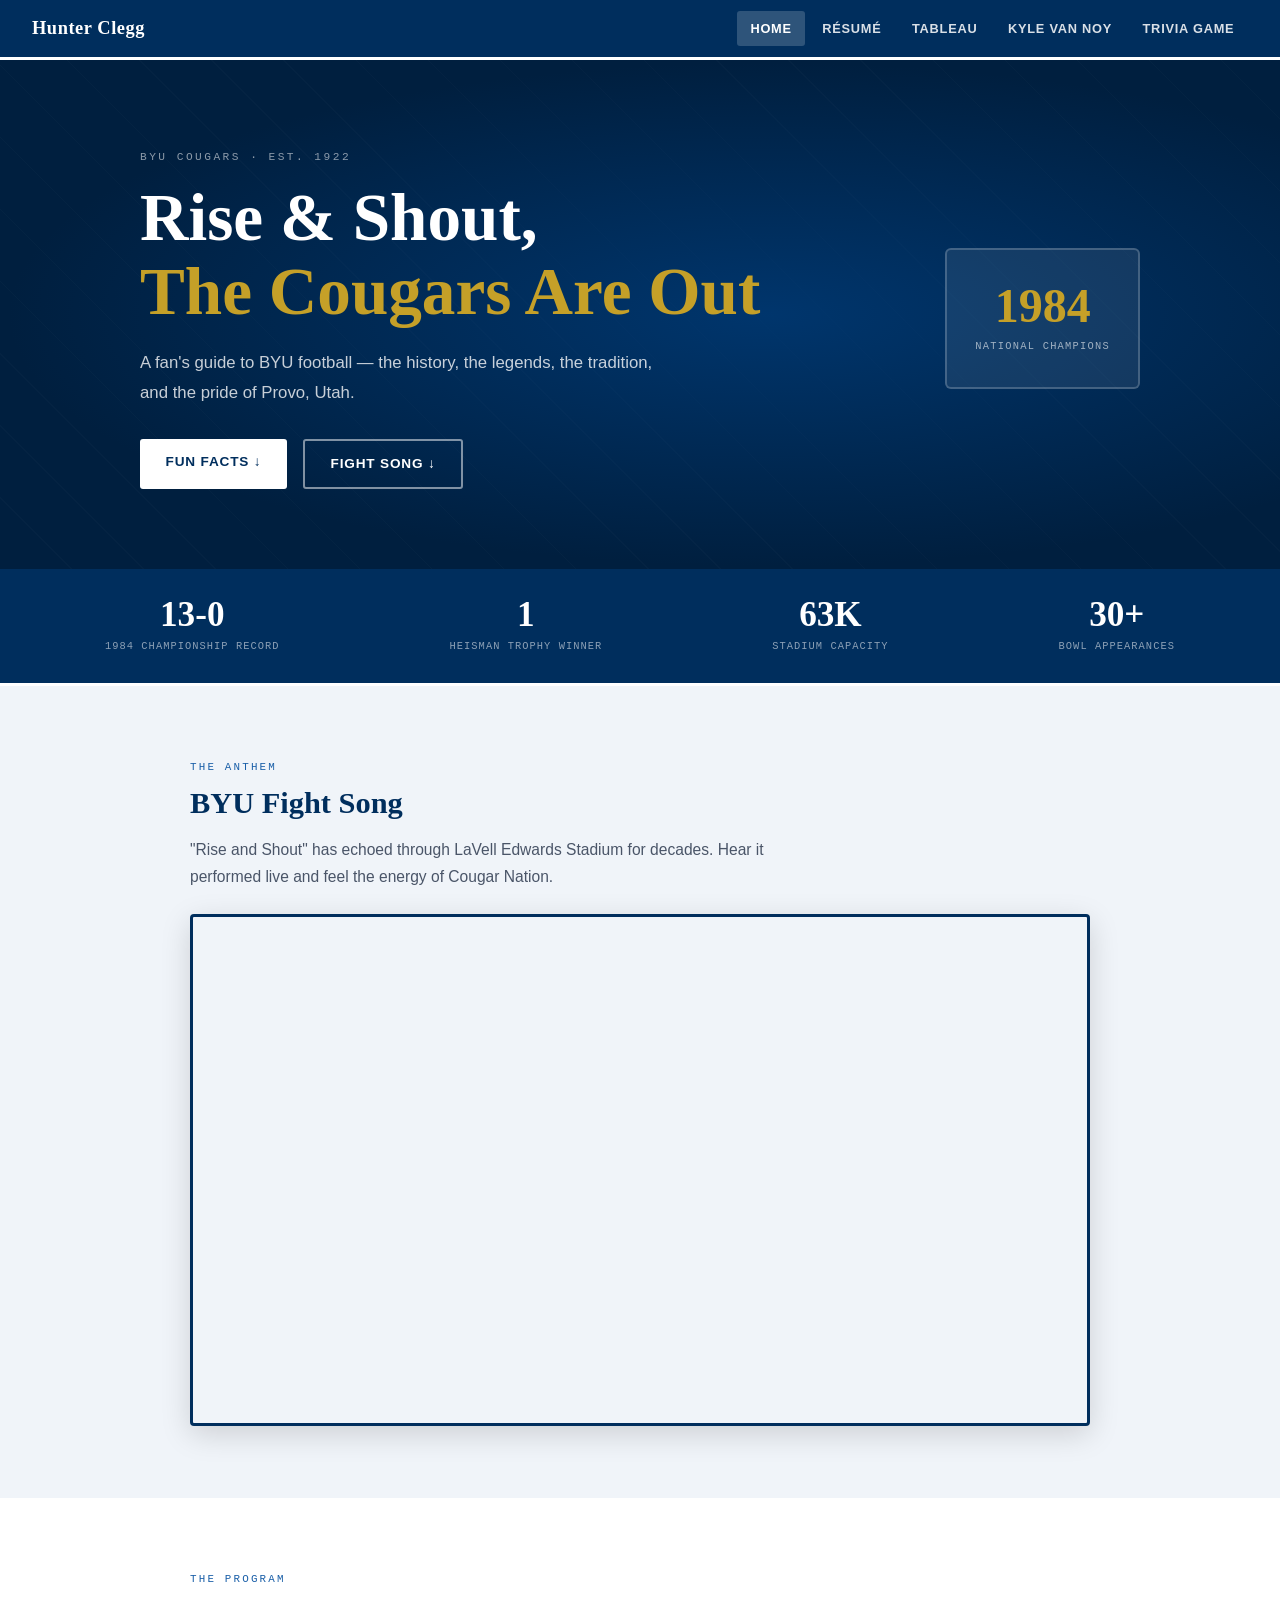
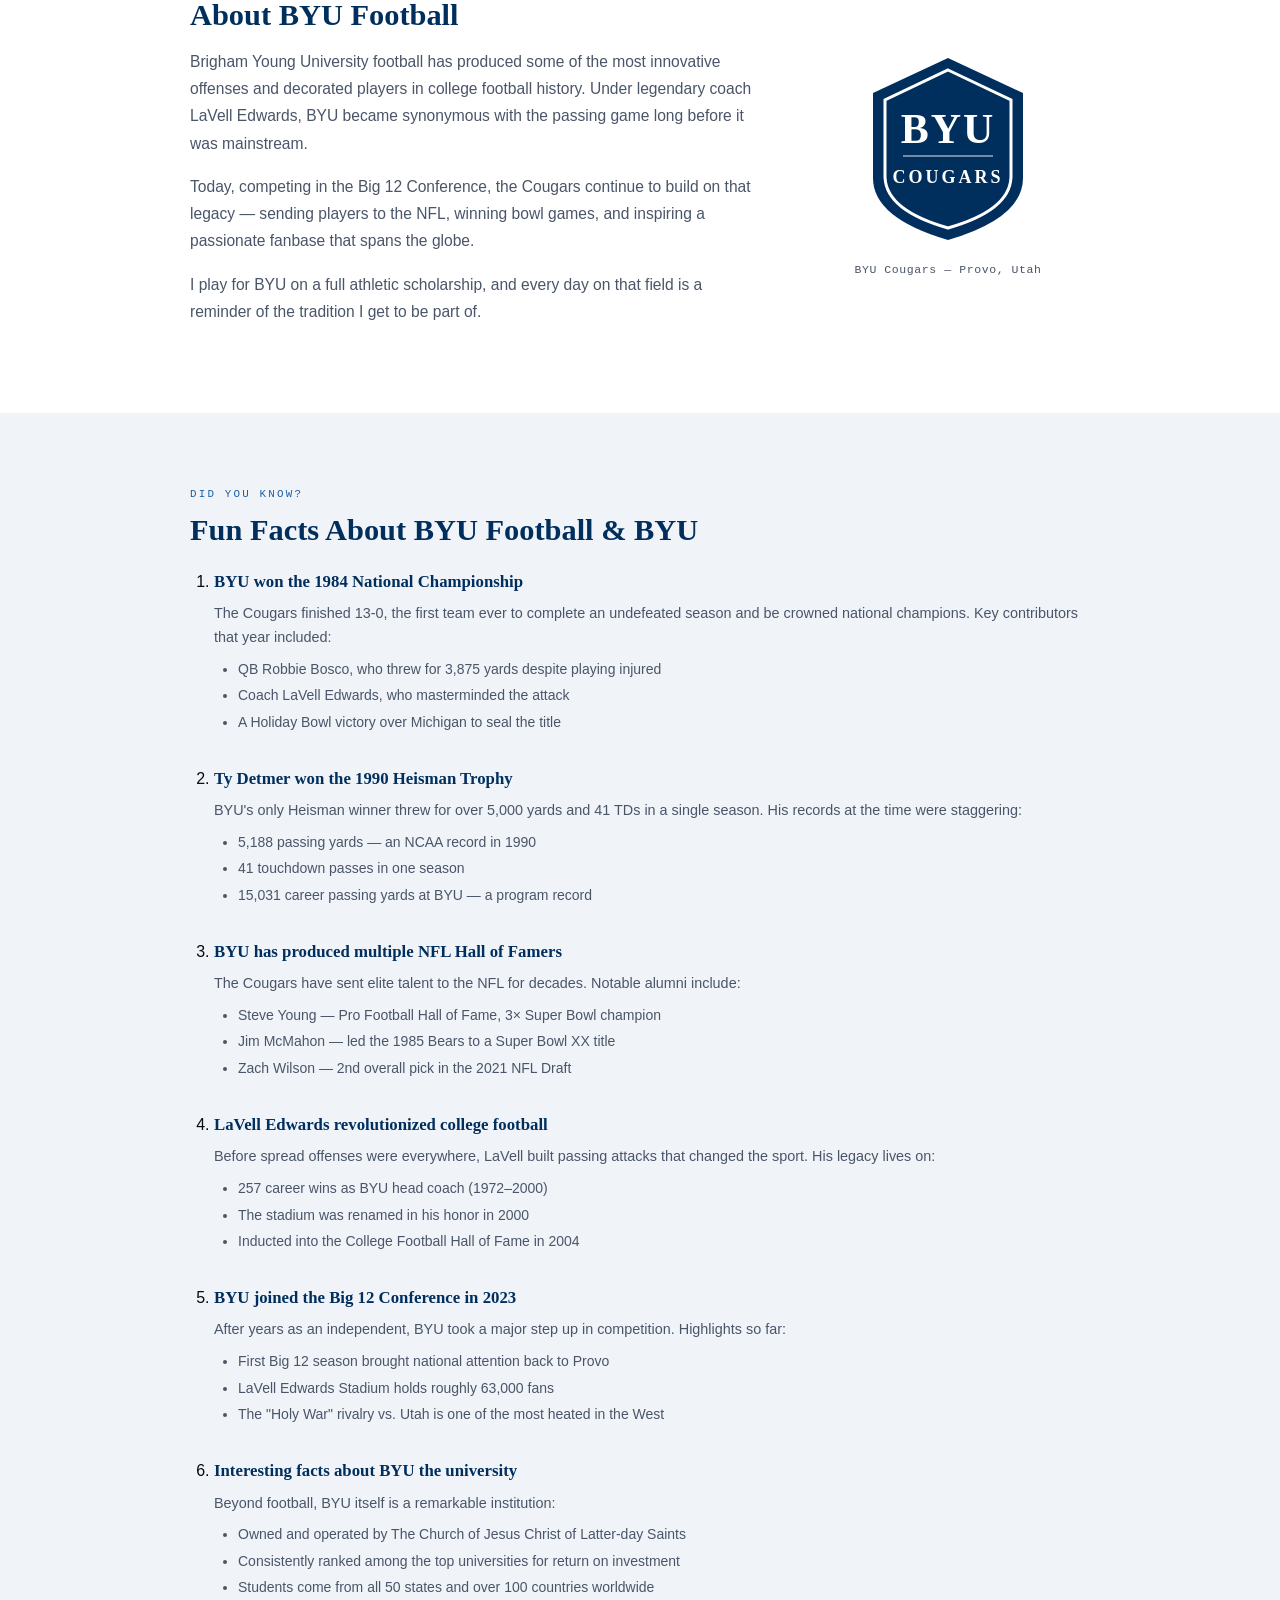
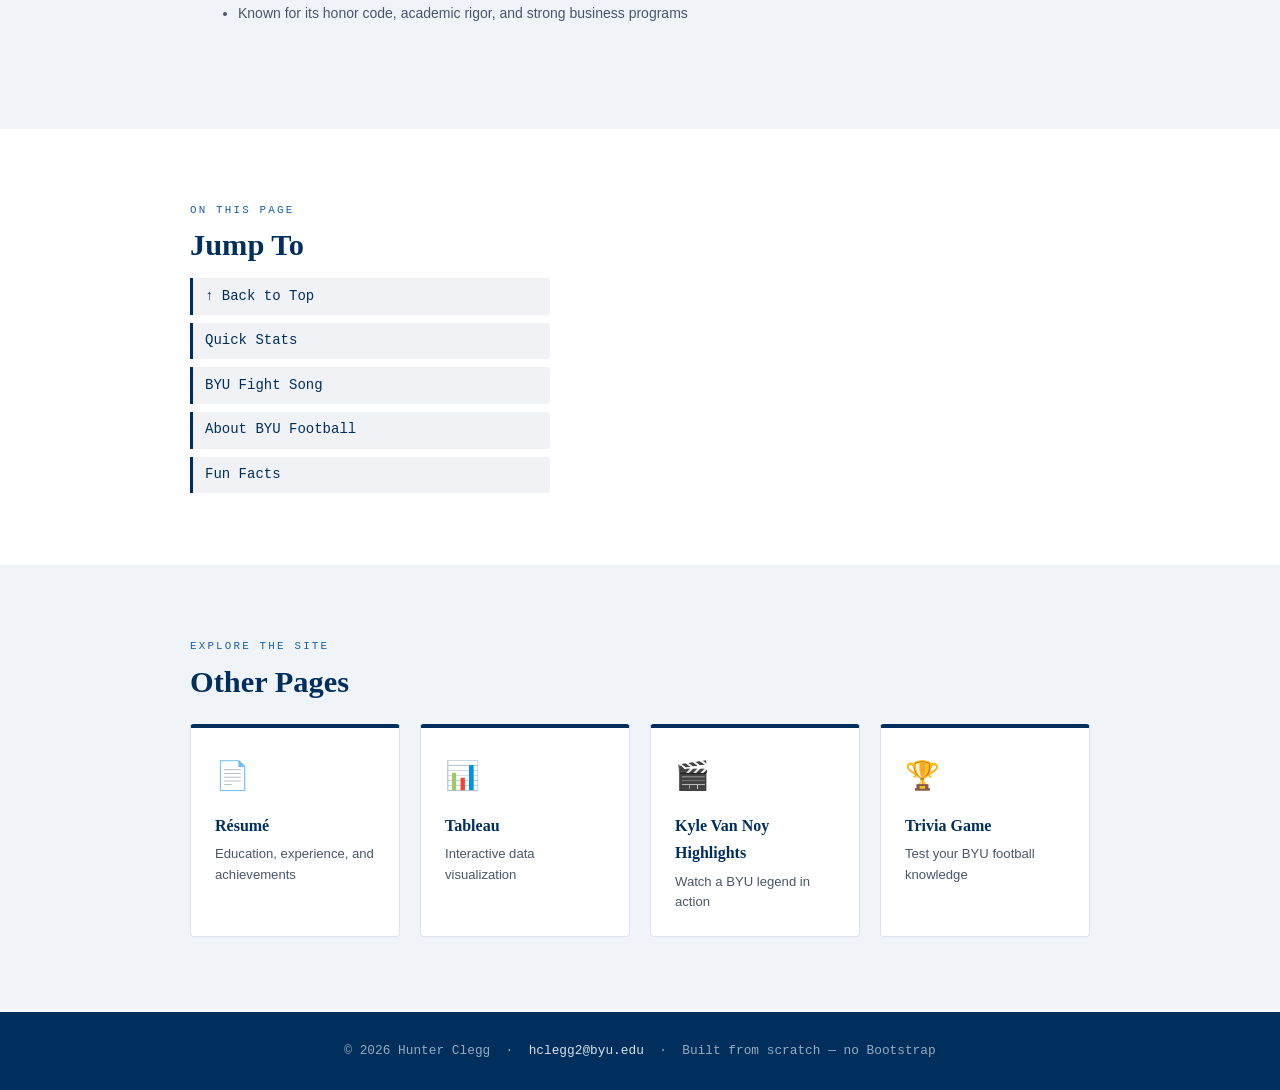
<file: index.html>
<!DOCTYPE html>
<html lang="en">
<head>
  <meta charset="UTF-8" />
  <meta name="viewport" content="width=device-width, initial-scale=1.0" />
  <title>Hunter Clegg – BYU Football</title>
  <!-- From-scratch stylesheet only — NO Bootstrap -->
  <link rel="stylesheet" href="home.css" />
</head>
<body>

  <!-- ── NAV ─────────────────────────────────────────── -->
  <nav class="hc-nav">
    <a class="hc-brand" href="index.html">Hunter Clegg</a>
    <ul class="hc-nav-list" id="hc-nav-list">
      <li><a href="index.html" class="hc-active">Home</a></li>
      <li><a href="resume.html">Résumé</a></li>
      <li><a href="tableau.html">Tableau</a></li>
      <li><a href="kvn.html">Kyle Van Noy</a></li>
      <li><a href="trivia.html">Trivia Game</a></li>
    </ul>
    <button class="hc-toggle" aria-label="Toggle menu"
      onclick="document.getElementById('hc-nav-list').classList.toggle('open')">
      <span></span><span></span><span></span>
    </button>
  </nav>

  <!-- ── HERO (custom background color) ──────────────── -->
  <header class="hc-hero" id="top">
    <div class="hc-hero-inner">
      <div class="hc-hero-text">
        <p class="hc-eyebrow">BYU Cougars · Est. 1922</p>
        <h1 class="hc-hero-title">Rise &amp; Shout,<br /><span class="hc-accent">The Cougars Are Out</span></h1>
        <p class="hc-hero-sub">
          A fan's guide to BYU football — the history, the legends,
          the tradition, and the pride of Provo, Utah.
        </p>
        <div class="hc-cta-row">
          <a href="#facts" class="hc-btn">Fun Facts ↓</a>
          <a href="#fight-song" class="hc-btn hc-btn-outline">Fight Song ↓</a>
        </div>
      </div>
      <div class="hc-hero-badge">
        <div class="hc-badge-num">1984</div>
        <div class="hc-badge-label">National Champions</div>
      </div>
    </div>
  </header>

  <!-- ── QUICK STATS STRIP ─────────────────────────────── -->
  <div class="hc-stats-strip" id="stats">
    <div class="hc-stat">
      <span class="hc-stat-num">13-0</span>
      <span class="hc-stat-desc">1984 Championship Record</span>
    </div>
    <div class="hc-stat">
      <span class="hc-stat-num">1</span>
      <span class="hc-stat-desc">Heisman Trophy Winner</span>
    </div>
    <div class="hc-stat">
      <span class="hc-stat-num">63K</span>
      <span class="hc-stat-desc">Stadium Capacity</span>
    </div>
    <div class="hc-stat">
      <span class="hc-stat-num">30+</span>
      <span class="hc-stat-desc">Bowl Appearances</span>
    </div>
  </div>

  <!-- ── FIGHT SONG VIDEO ──────────────────────────────── -->
  <section class="hc-section" id="fight-song">
    <div class="hc-section-inner">
      <p class="hc-label">The Anthem</p>
      <h2 class="hc-section-title">BYU Fight Song</h2>
      <p class="hc-section-desc">
        "Rise and Shout" has echoed through LaVell Edwards Stadium for decades.
        Hear it performed live and feel the energy of Cougar Nation.
      </p>
      <div class="hc-video-wrap">
        <iframe
          src="https://www.youtube.com/embed/7f3AwUN1XE4"
          title="BYU Fight Song – Rise and Shout"
          allow="accelerometer; autoplay; clipboard-write; encrypted-media; gyroscope; picture-in-picture"
          allowfullscreen>
        </iframe>
      </div>
    </div>
  </section>

  <!-- ── BYU IMAGE ─────────────────────────────────────── -->
  <section class="hc-section hc-alt-bg" id="about">
    <div class="hc-section-inner">
      <p class="hc-label">The Program</p>
      <h2 class="hc-section-title">About BYU Football</h2>
      <div class="hc-two-col">
        <div class="hc-col-text">
          <p>
            Brigham Young University football has produced some of the most
            innovative offenses and decorated players in college football history.
            Under legendary coach LaVell Edwards, BYU became synonymous with the
            passing game long before it was mainstream.
          </p>
          <p>
            Today, competing in the Big 12 Conference, the Cougars continue to
            build on that legacy — sending players to the NFL, winning bowl games,
            and inspiring a passionate fanbase that spans the globe.
          </p>
          <p>
            I play for BYU on a full athletic scholarship, and every day on that
            field is a reminder of the tradition I get to be part of.
          </p>
        </div>
        <div class="hc-col-img">
          <!-- Image NOT from Bootstrap -->
          <!-- BYU Cougars wordmark — inline SVG, no external dependency -->
          <svg viewBox="0 0 200 200" xmlns="http://www.w3.org/2000/svg" class="hc-logo-img" aria-label="BYU Cougars Logo" role="img">
            <!-- Blue shield background -->
            <path d="M100 10 L175 45 L175 130 Q175 170 100 192 Q25 170 25 130 L25 45 Z" fill="#002E5D"/>
            <!-- White inner shield border -->
            <path d="M100 22 L163 52 L163 128 Q163 162 100 180 Q37 162 37 128 L37 52 Z" fill="none" stroke="white" stroke-width="3"/>
            <!-- BYU text -->
            <text x="100" y="95" text-anchor="middle" font-family="Georgia, serif" font-size="42" font-weight="bold" fill="white" letter-spacing="2">BYU</text>
            <!-- COUGARS text -->
            <text x="100" y="135" text-anchor="middle" font-family="Georgia, serif" font-size="18" font-weight="bold" fill="white" letter-spacing="3">COUGARS</text>
            <!-- Decorative line -->
            <line x1="55" y1="108" x2="145" y2="108" stroke="white" stroke-width="1.5" opacity="0.6"/>
          </svg>
          <p class="hc-img-caption">BYU Cougars — Provo, Utah</p>
        </div>
      </div>
    </div>
  </section>

  <!-- ── FUN FACTS (ordered list with nested unordered) ── -->
  <section class="hc-section" id="facts">
    <div class="hc-section-inner">
      <p class="hc-label">Did You Know?</p>
      <h2 class="hc-section-title">Fun Facts About BYU Football &amp; BYU</h2>

      <ol class="hc-facts-list">
        <li>
          <strong>BYU won the 1984 National Championship</strong>
          <p>The Cougars finished 13-0, the first team ever to complete an undefeated season and be crowned national champions. Key contributors that year included:</p>
          <ul class="hc-nested-list">
            <li>QB Robbie Bosco, who threw for 3,875 yards despite playing injured</li>
            <li>Coach LaVell Edwards, who masterminded the attack</li>
            <li>A Holiday Bowl victory over Michigan to seal the title</li>
          </ul>
        </li>
        <li>
          <strong>Ty Detmer won the 1990 Heisman Trophy</strong>
          <p>BYU's only Heisman winner threw for over 5,000 yards and 41 TDs in a single season. His records at the time were staggering:</p>
          <ul class="hc-nested-list">
            <li>5,188 passing yards — an NCAA record in 1990</li>
            <li>41 touchdown passes in one season</li>
            <li>15,031 career passing yards at BYU — a program record</li>
          </ul>
        </li>
        <li>
          <strong>BYU has produced multiple NFL Hall of Famers</strong>
          <p>The Cougars have sent elite talent to the NFL for decades. Notable alumni include:</p>
          <ul class="hc-nested-list">
            <li>Steve Young — Pro Football Hall of Fame, 3× Super Bowl champion</li>
            <li>Jim McMahon — led the 1985 Bears to a Super Bowl XX title</li>
            <li>Zach Wilson — 2nd overall pick in the 2021 NFL Draft</li>
          </ul>
        </li>
        <li>
          <strong>LaVell Edwards revolutionized college football</strong>
          <p>Before spread offenses were everywhere, LaVell built passing attacks that changed the sport. His legacy lives on:</p>
          <ul class="hc-nested-list">
            <li>257 career wins as BYU head coach (1972–2000)</li>
            <li>The stadium was renamed in his honor in 2000</li>
            <li>Inducted into the College Football Hall of Fame in 2004</li>
          </ul>
        </li>
        <li>
          <strong>BYU joined the Big 12 Conference in 2023</strong>
          <p>After years as an independent, BYU took a major step up in competition. Highlights so far:</p>
          <ul class="hc-nested-list">
            <li>First Big 12 season brought national attention back to Provo</li>
            <li>LaVell Edwards Stadium holds roughly 63,000 fans</li>
            <li>The "Holy War" rivalry vs. Utah is one of the most heated in the West</li>
          </ul>
        </li>
        <li>
          <strong>Interesting facts about BYU the university</strong>
          <p>Beyond football, BYU itself is a remarkable institution:</p>
          <ul class="hc-nested-list">
            <li>Owned and operated by The Church of Jesus Christ of Latter-day Saints</li>
            <li>Consistently ranked among the top universities for return on investment</li>
            <li>Students come from all 50 states and over 100 countries worldwide</li>
            <li>Known for its honor code, academic rigor, and strong business programs</li>
          </ul>
        </li>
      </ol>
    </div>
  </section>

  <!-- ── ON-PAGE ANCHOR NAV ────────────────────────────── -->
  <section class="hc-section hc-alt-bg" id="navigate">
    <div class="hc-section-inner">
      <p class="hc-label">On This Page</p>
      <h2 class="hc-section-title">Jump To</h2>
      <ul class="hc-anchor-list">
        <li><a href="#top">↑ Back to Top</a></li>
        <li><a href="#stats">Quick Stats</a></li>
        <li><a href="#fight-song">BYU Fight Song</a></li>
        <li><a href="#about">About BYU Football</a></li>
        <li><a href="#facts">Fun Facts</a></li>
      </ul>
    </div>
  </section>

  <!-- ── SITE NAV LINKS ────────────────────────────────── -->
  <section class="hc-section" id="explore">
    <div class="hc-section-inner">
      <p class="hc-label">Explore the Site</p>
      <h2 class="hc-section-title">Other Pages</h2>
      <div class="hc-cards">
        <a href="resume.html" class="hc-card">
          <span class="hc-card-icon">📄</span>
          <h3>Résumé</h3>
          <p>Education, experience, and achievements</p>
        </a>
        <a href="tableau.html" class="hc-card">
          <span class="hc-card-icon">📊</span>
          <h3>Tableau</h3>
          <p>Interactive data visualization</p>
        </a>
        <a href="kvn.html" class="hc-card">
          <span class="hc-card-icon">🎬</span>
          <h3>Kyle Van Noy Highlights</h3>
          <p>Watch a BYU legend in action</p>
        </a>
        <a href="trivia.html" class="hc-card">
          <span class="hc-card-icon">🏆</span>
          <h3>Trivia Game</h3>
          <p>Test your BYU football knowledge</p>
        </a>
      </div>
    </div>
  </section>

  <footer class="hc-footer">
    <p>© 2026 Hunter Clegg &nbsp;·&nbsp; <a href="mailto:hclegg2@byu.edu">hclegg2@byu.edu</a> &nbsp;·&nbsp; Built from scratch — no Bootstrap</p>
  </footer>

</body>
</html>
</file>
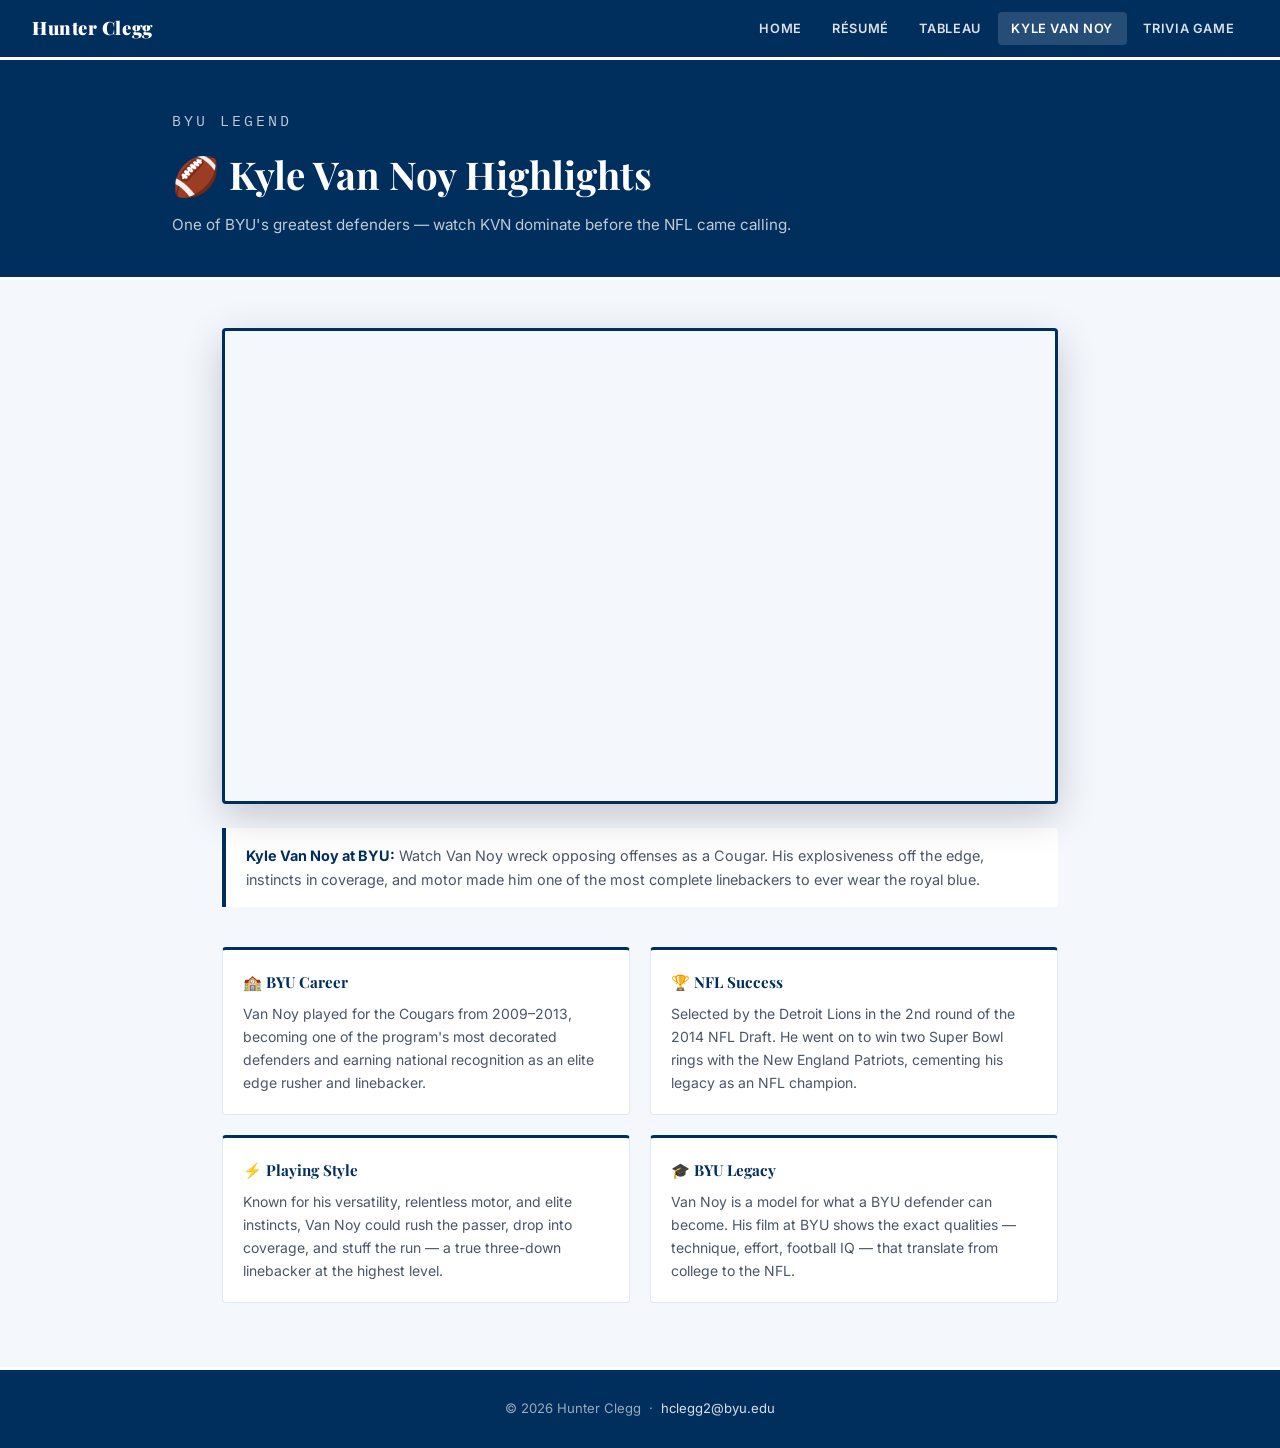
<file: kvn.html>
<!DOCTYPE html>
<html lang="en">
<head>
  <meta charset="UTF-8" />
  <meta name="viewport" content="width=device-width, initial-scale=1.0" />
  <title>Kyle Van Noy Highlights – Hunter Clegg</title>
  <link rel="stylesheet" href="shared.css" />
  <style>
    .kvn-wrap { max-width: 900px; margin: 3rem auto; padding: 0 2rem; }

    .video-container {
      position: relative;
      padding-bottom: 56.25%;
      height: 0;
      overflow: hidden;
      border-radius: 4px;
      border: 3px solid var(--blue);
      box-shadow: 0 12px 40px rgba(0,0,0,0.2);
      margin-bottom: 1.5rem;
    }
    .video-container iframe {
      position: absolute;
      top: 0; left: 0;
      width: 100%; height: 100%;
      border: none;
    }

    .video-caption {
      background: var(--white);
      border-left: 4px solid var(--blue);
      padding: 1rem 1.25rem;
      font-size: 0.9rem;
      color: var(--gray);
      border-radius: 0 4px 4px 0;
      line-height: 1.65;
      margin-bottom: 2.5rem;
    }
    .video-caption strong { color: var(--blue); }

    .bio-grid {
      display: grid;
      grid-template-columns: 1fr 1fr;
      gap: 1.25rem;
    }
    .bio-card {
      background: var(--white);
      border: 1px solid var(--gray-light);
      border-top: 3px solid var(--blue);
      border-radius: 4px;
      padding: 1.25rem;
    }
    .bio-card h3 {
      font-family: var(--font-head);
      font-size: 0.95rem;
      color: var(--blue);
      margin-bottom: 0.4rem;
    }
    .bio-card p {
      font-size: 0.875rem;
      color: var(--gray);
      line-height: 1.65;
    }

    @media (max-width: 580px) {
      .bio-grid { grid-template-columns: 1fr; }
    }
  </style>
</head>
<body>

  <nav>
    <a class="nav-brand" href="index.html">Hunter Clegg</a>
    <button class="nav-toggle" aria-label="Toggle menu"
      onclick="this.nextElementSibling.classList.toggle('open')">
      <span></span><span></span><span></span>
    </button>
    <ul>
      <li><a href="index.html">Home</a></li>
      <li><a href="resume.html">Résumé</a></li>
      <li><a href="tableau.html">Tableau</a></li>
      <li><a href="kvn.html" class="active">Kyle Van Noy</a></li>
      <li><a href="trivia.html">Trivia Game</a></li>
    </ul>
  </nav>

  <div class="page-banner">
    <div class="container">
      <p class="eyebrow">BYU Legend</p>
      <h1>🏈 Kyle Van Noy Highlights</h1>
      <p>One of BYU's greatest defenders — watch KVN dominate before the NFL came calling.</p>
    </div>
  </div>

  <div class="kvn-wrap">

    <div class="video-container">
      <iframe
        src="https://www.youtube.com/embed/c6rP3nMslME"
        title="Kyle Van Noy BYU Highlights"
        allow="accelerometer; autoplay; clipboard-write; encrypted-media; gyroscope; picture-in-picture"
        allowfullscreen>
      </iframe>
    </div>

    <div class="video-caption">
      <strong>Kyle Van Noy at BYU:</strong> Watch Van Noy wreck opposing offenses as a Cougar. His explosiveness off the edge, instincts in coverage, and motor made him one of the most complete linebackers to ever wear the royal blue.
    </div>

    <div class="bio-grid">
      <div class="bio-card">
        <h3>🏫 BYU Career</h3>
        <p>Van Noy played for the Cougars from 2009–2013, becoming one of the program's most decorated defenders and earning national recognition as an elite edge rusher and linebacker.</p>
      </div>
      <div class="bio-card">
        <h3>🏆 NFL Success</h3>
        <p>Selected by the Detroit Lions in the 2nd round of the 2014 NFL Draft. He went on to win two Super Bowl rings with the New England Patriots, cementing his legacy as an NFL champion.</p>
      </div>
      <div class="bio-card">
        <h3>⚡ Playing Style</h3>
        <p>Known for his versatility, relentless motor, and elite instincts, Van Noy could rush the passer, drop into coverage, and stuff the run — a true three-down linebacker at the highest level.</p>
      </div>
      <div class="bio-card">
        <h3>🎓 BYU Legacy</h3>
        <p>Van Noy is a model for what a BYU defender can become. His film at BYU shows the exact qualities — technique, effort, football IQ — that translate from college to the NFL.</p>
      </div>
    </div>

  </div>

  <footer>
    <p>© 2026 Hunter Clegg &nbsp;·&nbsp; <a href="mailto:hclegg2@byu.edu">hclegg2@byu.edu</a></p>
  </footer>

</body>
</html>
</file>
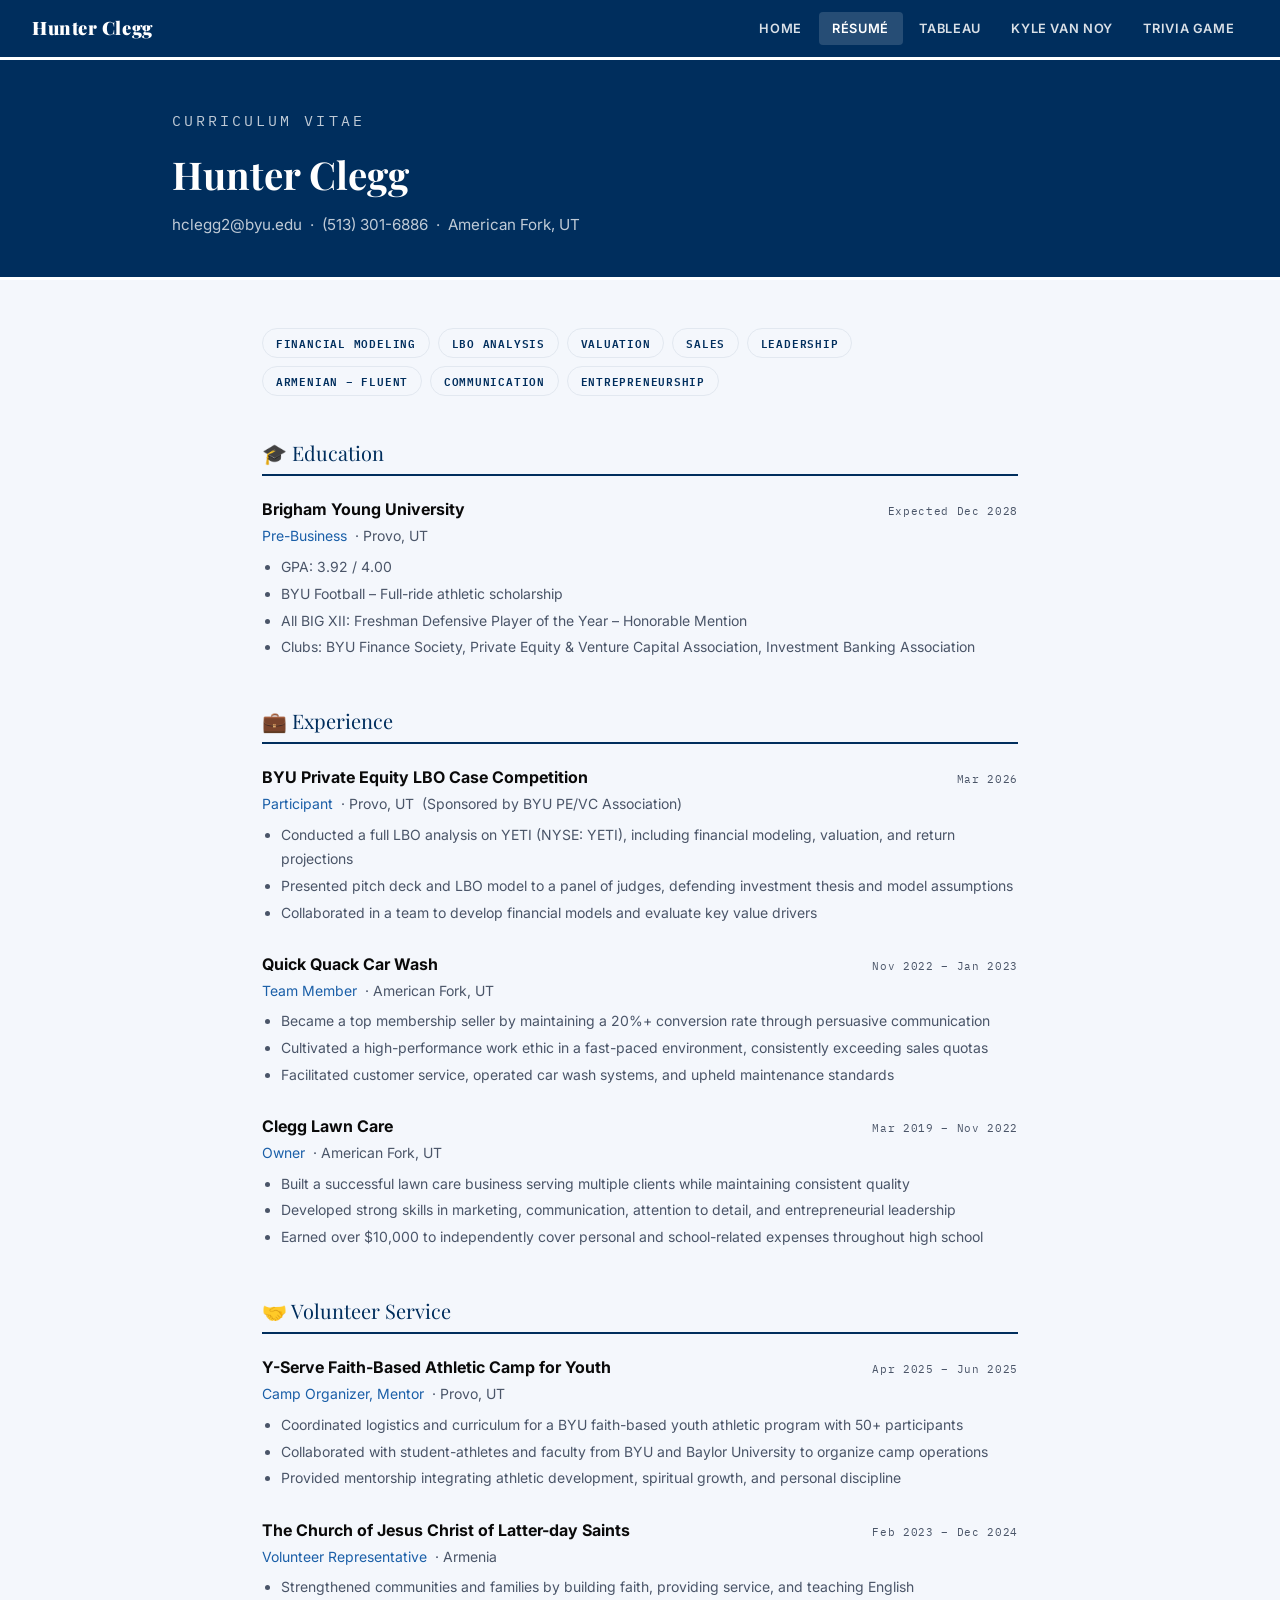
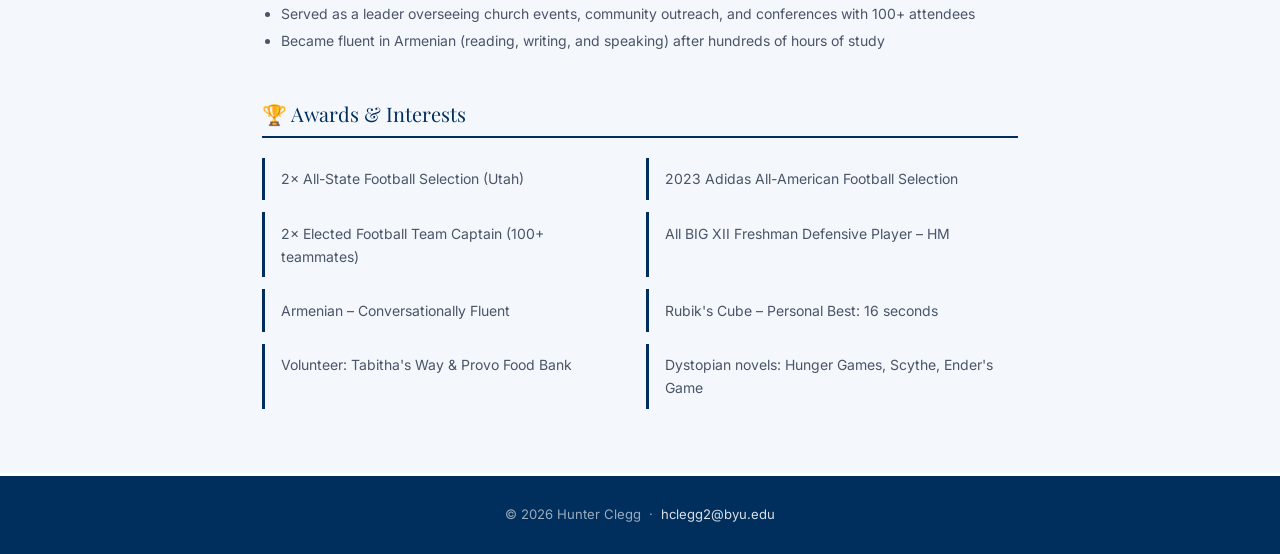
<file: resume.html>
<!DOCTYPE html>
<html lang="en">
<head>
  <meta charset="UTF-8" />
  <meta name="viewport" content="width=device-width, initial-scale=1.0" />
  <title>Résumé – Hunter Clegg</title>
  <link rel="stylesheet" href="shared.css" />
  <style>
    .resume-wrap { max-width: 820px; margin: 3rem auto; padding: 0 2rem; }

    /* Skills tags */
    .skills-row { display: flex; flex-wrap: wrap; gap: 0.5rem; margin-bottom: 2.5rem; }
    .skill-tag {
      background: var(--off-white);
      border: 1px solid var(--gray-light);
      color: var(--blue);
      font-family: var(--font-mono);
      font-size: 0.7rem;
      letter-spacing: 0.07em;
      text-transform: uppercase;
      padding: 0.3rem 0.8rem;
      border-radius: 2rem;
      font-weight: 600;
    }

    /* Section */
    .r-section { margin-bottom: 2.75rem; }
    .r-section-title {
      font-family: var(--font-head);
      font-size: 1.25rem;
      color: var(--blue);
      border-bottom: 2px solid var(--blue);
      padding-bottom: 0.35rem;
      margin-bottom: 1.25rem;
      display: flex;
      align-items: center;
      gap: 0.5rem;
    }

    /* Entry */
    .r-entry { margin-bottom: 1.6rem; }
    .r-entry-header {
      display: flex;
      justify-content: space-between;
      align-items: baseline;
      flex-wrap: wrap;
      gap: 0.25rem;
      margin-bottom: 0.1rem;
    }
    .r-title { font-weight: 700; font-size: 1rem; color: var(--black); }
    .r-date  { font-family: var(--font-mono); font-size: 0.7rem; color: var(--gray); letter-spacing: 0.06em; }
    .r-sub   {
      font-size: 0.875rem;
      color: var(--blue-light);
      margin-bottom: 0.45rem;
    }
    .r-sub .r-loc { color: var(--gray); font-style: normal; }

    ul.r-bullets {
      padding-left: 1.2rem;
      color: var(--gray);
      font-size: 0.875rem;
      line-height: 1.75;
    }
    ul.r-bullets li { margin-bottom: 0.15rem; }

    /* Awards grid */
    .awards-grid {
      display: grid;
      grid-template-columns: 1fr 1fr;
      gap: 0.75rem;
    }
    .award-item {
      background: var(--off-white);
      border-left: 3px solid var(--blue);
      padding: 0.6rem 1rem;
      font-size: 0.875rem;
      color: var(--gray);
      border-radius: 0 4px 4px 0;
    }

    @media (max-width: 580px) {
      .awards-grid { grid-template-columns: 1fr; }
      .r-entry-header { flex-direction: column; }
    }
  </style>
</head>
<body>

  <nav>
    <a class="nav-brand" href="index.html">Hunter Clegg</a>
    <button class="nav-toggle" aria-label="Toggle menu"
      onclick="this.nextElementSibling.classList.toggle('open')">
      <span></span><span></span><span></span>
    </button>
    <ul>
      <li><a href="index.html">Home</a></li>
      <li><a href="resume.html" class="active">Résumé</a></li>
      <li><a href="tableau.html">Tableau</a></li>
      <li><a href="kvn.html">Kyle Van Noy</a></li>
      <li><a href="trivia.html">Trivia Game</a></li>
    </ul>
  </nav>

  <div class="page-banner">
    <div class="container">
      <p class="eyebrow">Curriculum Vitae</p>
      <h1>Hunter Clegg</h1>
      <p>hclegg2@byu.edu &nbsp;·&nbsp; (513) 301-6886 &nbsp;·&nbsp; American Fork, UT</p>
    </div>
  </div>

  <div class="resume-wrap">

    <!-- Skills -->
    <div class="skills-row">
      <span class="skill-tag">Financial Modeling</span>
      <span class="skill-tag">LBO Analysis</span>
      <span class="skill-tag">Valuation</span>
      <span class="skill-tag">Sales</span>
      <span class="skill-tag">Leadership</span>
      <span class="skill-tag">Armenian – Fluent</span>
      <span class="skill-tag">Communication</span>
      <span class="skill-tag">Entrepreneurship</span>
    </div>

    <!-- Education -->
    <div class="r-section">
      <div class="r-section-title">🎓 Education</div>
      <div class="r-entry">
        <div class="r-entry-header">
          <span class="r-title">Brigham Young University</span>
          <span class="r-date">Expected Dec 2028</span>
        </div>
        <div class="r-sub">Pre-Business &nbsp;<span class="r-loc">· Provo, UT</span></div>
        <ul class="r-bullets">
          <li>GPA: 3.92 / 4.00</li>
          <li>BYU Football – Full-ride athletic scholarship</li>
          <li>All BIG XII: Freshman Defensive Player of the Year – Honorable Mention</li>
          <li>Clubs: BYU Finance Society, Private Equity &amp; Venture Capital Association, Investment Banking Association</li>
        </ul>
      </div>
    </div>

    <!-- Experience -->
    <div class="r-section">
      <div class="r-section-title">💼 Experience</div>

      <div class="r-entry">
        <div class="r-entry-header">
          <span class="r-title">BYU Private Equity LBO Case Competition</span>
          <span class="r-date">Mar 2026</span>
        </div>
        <div class="r-sub">Participant &nbsp;<span class="r-loc">· Provo, UT &nbsp;(Sponsored by BYU PE/VC Association)</span></div>
        <ul class="r-bullets">
          <li>Conducted a full LBO analysis on YETI (NYSE: YETI), including financial modeling, valuation, and return projections</li>
          <li>Presented pitch deck and LBO model to a panel of judges, defending investment thesis and model assumptions</li>
          <li>Collaborated in a team to develop financial models and evaluate key value drivers</li>
        </ul>
      </div>

      <div class="r-entry">
        <div class="r-entry-header">
          <span class="r-title">Quick Quack Car Wash</span>
          <span class="r-date">Nov 2022 – Jan 2023</span>
        </div>
        <div class="r-sub">Team Member &nbsp;<span class="r-loc">· American Fork, UT</span></div>
        <ul class="r-bullets">
          <li>Became a top membership seller by maintaining a 20%+ conversion rate through persuasive communication</li>
          <li>Cultivated a high-performance work ethic in a fast-paced environment, consistently exceeding sales quotas</li>
          <li>Facilitated customer service, operated car wash systems, and upheld maintenance standards</li>
        </ul>
      </div>

      <div class="r-entry">
        <div class="r-entry-header">
          <span class="r-title">Clegg Lawn Care</span>
          <span class="r-date">Mar 2019 – Nov 2022</span>
        </div>
        <div class="r-sub">Owner &nbsp;<span class="r-loc">· American Fork, UT</span></div>
        <ul class="r-bullets">
          <li>Built a successful lawn care business serving multiple clients while maintaining consistent quality</li>
          <li>Developed strong skills in marketing, communication, attention to detail, and entrepreneurial leadership</li>
          <li>Earned over $10,000 to independently cover personal and school-related expenses throughout high school</li>
        </ul>
      </div>
    </div>

    <!-- Volunteer -->
    <div class="r-section">
      <div class="r-section-title">🤝 Volunteer Service</div>

      <div class="r-entry">
        <div class="r-entry-header">
          <span class="r-title">Y-Serve Faith-Based Athletic Camp for Youth</span>
          <span class="r-date">Apr 2025 – Jun 2025</span>
        </div>
        <div class="r-sub">Camp Organizer, Mentor &nbsp;<span class="r-loc">· Provo, UT</span></div>
        <ul class="r-bullets">
          <li>Coordinated logistics and curriculum for a BYU faith-based youth athletic program with 50+ participants</li>
          <li>Collaborated with student-athletes and faculty from BYU and Baylor University to organize camp operations</li>
          <li>Provided mentorship integrating athletic development, spiritual growth, and personal discipline</li>
        </ul>
      </div>

      <div class="r-entry">
        <div class="r-entry-header">
          <span class="r-title">The Church of Jesus Christ of Latter-day Saints</span>
          <span class="r-date">Feb 2023 – Dec 2024</span>
        </div>
        <div class="r-sub">Volunteer Representative &nbsp;<span class="r-loc">· Armenia</span></div>
        <ul class="r-bullets">
          <li>Strengthened communities and families by building faith, providing service, and teaching English</li>
          <li>Served as a leader overseeing church events, community outreach, and conferences with 100+ attendees</li>
          <li>Became fluent in Armenian (reading, writing, and speaking) after hundreds of hours of study</li>
        </ul>
      </div>
    </div>

    <!-- Awards -->
    <div class="r-section">
      <div class="r-section-title">🏆 Awards &amp; Interests</div>
      <div class="awards-grid">
        <div class="award-item">2× All-State Football Selection (Utah)</div>
        <div class="award-item">2023 Adidas All-American Football Selection</div>
        <div class="award-item">2× Elected Football Team Captain (100+ teammates)</div>
        <div class="award-item">All BIG XII Freshman Defensive Player – HM</div>
        <div class="award-item">Armenian – Conversationally Fluent</div>
        <div class="award-item">Rubik's Cube – Personal Best: 16 seconds</div>
        <div class="award-item">Volunteer: Tabitha's Way &amp; Provo Food Bank</div>
        <div class="award-item">Dystopian novels: Hunger Games, Scythe, Ender's Game</div>
      </div>
    </div>

  </div>

  <footer>
    <p>© 2026 Hunter Clegg &nbsp;·&nbsp; <a href="mailto:hclegg2@byu.edu">hclegg2@byu.edu</a></p>
  </footer>

</body>
</html>
</file>
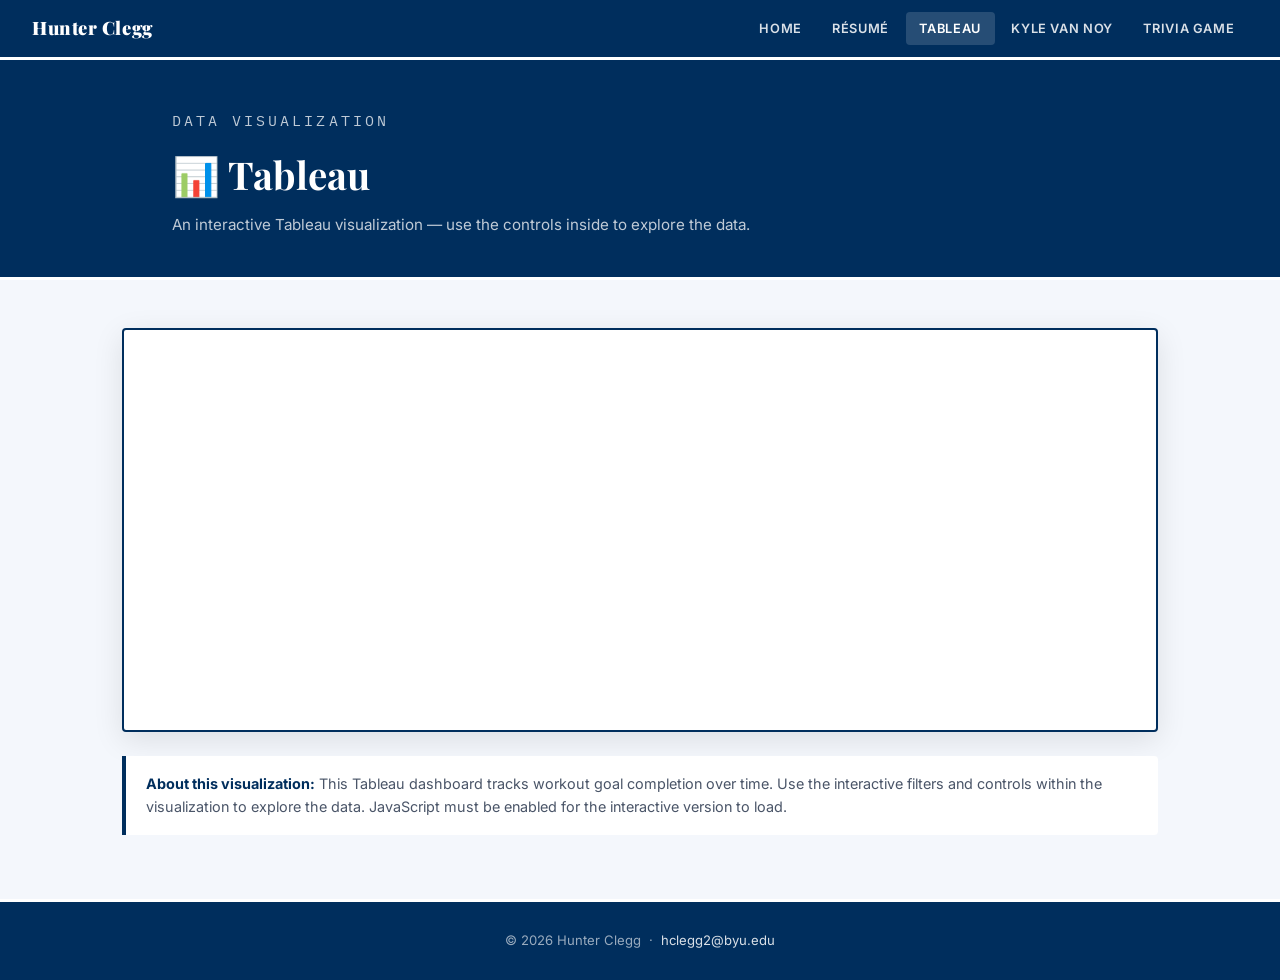
<file: tableau.html>
<!DOCTYPE html>
<html lang="en">
<head>
  <meta charset="UTF-8" />
  <meta name="viewport" content="width=device-width, initial-scale=1.0" />
  <title>Tableau – Hunter Clegg</title>
  <link rel="stylesheet" href="shared.css" />
  <style>
    .tableau-wrap { max-width: 1100px; margin: 3rem auto; padding: 0 2rem; }

    .tableau-container {
      width: 100%;
      overflow-x: auto;
      border: 2px solid var(--blue);
      border-radius: 4px;
      box-shadow: 0 8px 30px rgba(0,0,0,0.1);
      margin-bottom: 1.5rem;
      background: var(--white);
    }

    #viz1781561131763 { position: relative; min-height: 400px; }

    .tableau-caption {
      background: var(--white);
      border-left: 4px solid var(--blue);
      padding: 1rem 1.25rem;
      font-size: 0.9rem;
      color: var(--gray);
      border-radius: 0 4px 4px 0;
      line-height: 1.65;
    }
    .tableau-caption strong { color: var(--blue); }
  </style>
</head>
<body>

  <nav>
    <a class="nav-brand" href="index.html">Hunter Clegg</a>
    <button class="nav-toggle" aria-label="Toggle menu"
      onclick="this.nextElementSibling.classList.toggle('open')">
      <span></span><span></span><span></span>
    </button>
    <ul>
      <li><a href="index.html">Home</a></li>
      <li><a href="resume.html">Résumé</a></li>
      <li><a href="tableau.html" class="active">Tableau</a></li>
      <li><a href="kvn.html">Kyle Van Noy</a></li>
      <li><a href="trivia.html">Trivia Game</a></li>
    </ul>
  </nav>

  <div class="page-banner">
    <div class="container">
      <p class="eyebrow">Data Visualization</p>
      <h1>📊 Tableau</h1>
      <p>An interactive Tableau visualization — use the controls inside to explore the data.</p>
    </div>
  </div>

  <div class="tableau-wrap">
    <div class="tableau-container">
      <div class='tableauPlaceholder' id='viz1781561131763' style='position: relative'>
        <noscript>
          <a href='#'>
            <img alt='Have you reached your goal?'
              src='https://public.tableau.com/static/images/Wo/WorkoutGoalTracker/Haveyoureachedyourgoal/1_rss.png'
              style='border: none' />
          </a>
        </noscript>
        <object class='tableauViz' style='display:none;'>
          <param name='host_url' value='https%3A%2F%2Fpublic.tableau.com%2F' />
          <param name='embed_code_version' value='3' />
          <param name='site_root' value='' />
          <param name='name' value='WorkoutGoalTracker/Haveyoureachedyourgoal' />
          <param name='tabs' value='no' />
          <param name='toolbar' value='yes' />
          <param name='static_image' value='https://public.tableau.com/static/images/Wo/WorkoutGoalTracker/Haveyoureachedyourgoal/1.png' />
          <param name='animate_transition' value='yes' />
          <param name='display_static_image' value='yes' />
          <param name='display_spinner' value='yes' />
          <param name='display_overlay' value='yes' />
          <param name='display_count' value='yes' />
          <param name='language' value='en-US' />
        </object>
      </div>
    </div>

    <div class="tableau-caption">
      <strong>About this visualization:</strong> This Tableau dashboard tracks workout goal completion over time. Use the interactive filters and controls within the visualization to explore the data. JavaScript must be enabled for the interactive version to load.
    </div>
  </div>

  <footer>
    <p>© 2026 Hunter Clegg &nbsp;·&nbsp; <a href="mailto:hclegg2@byu.edu">hclegg2@byu.edu</a></p>
  </footer>

  <script type='text/javascript'>
    var divElement = document.getElementById('viz1781561131763');
    var vizElement = divElement.getElementsByTagName('object')[0];
    vizElement.style.width = '100%';
    vizElement.style.height = (divElement.offsetWidth * 0.75) + 'px';
    var scriptElement = document.createElement('script');
    scriptElement.src = 'https://public.tableau.com/javascripts/api/viz_v1.js';
    vizElement.parentNode.insertBefore(scriptElement, vizElement);
  </script>

</body>
</html>
</file>
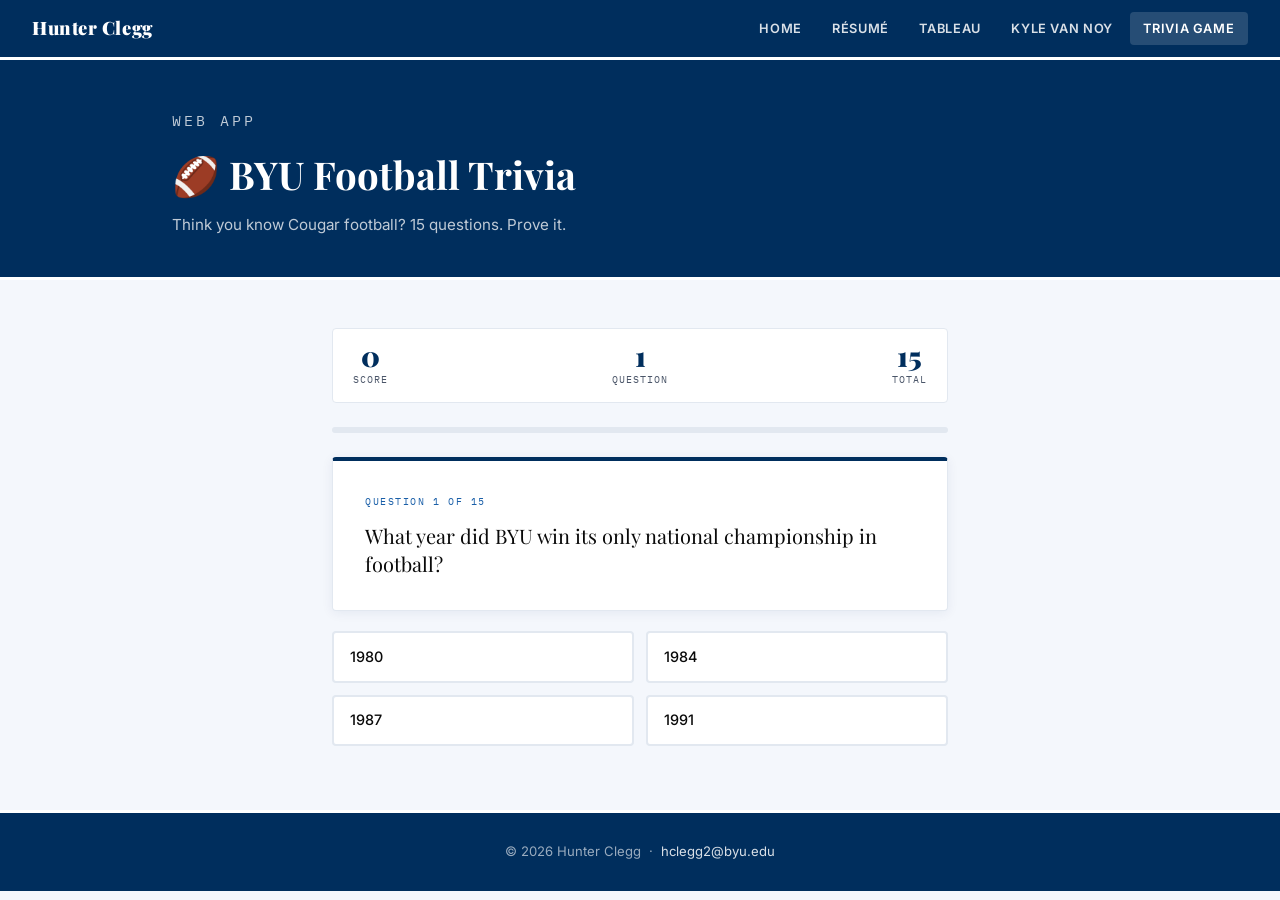
<file: trivia.html>
<!DOCTYPE html>
<html lang="en">
<head>
  <meta charset="UTF-8" />
  <meta name="viewport" content="width=device-width, initial-scale=1.0" />
  <title>BYU Football Trivia – Hunter Clegg</title>
  <link rel="stylesheet" href="shared.css" />
  <style>
    .game-wrap { max-width: 680px; margin: 3rem auto; padding: 0 2rem; }

    /* Score bar */
    .score-bar {
      display: flex;
      justify-content: space-between;
      align-items: center;
      background: var(--white);
      border: 1px solid var(--gray-light);
      border-radius: 4px;
      padding: 0.85rem 1.25rem;
      margin-bottom: 1.5rem;
    }
    .score-cell { text-align: center; }
    .score-num {
      display: block;
      font-family: var(--font-head);
      font-size: 1.75rem;
      font-weight: 900;
      color: var(--blue);
      line-height: 1;
    }
    .score-lbl {
      display: block;
      font-family: var(--font-mono);
      font-size: 0.62rem;
      letter-spacing: 0.1em;
      text-transform: uppercase;
      color: var(--gray);
      margin-top: 2px;
    }

    /* Progress */
    .progress-track {
      background: var(--gray-light);
      border-radius: 4px;
      height: 6px;
      margin-bottom: 1.5rem;
      overflow: hidden;
    }
    .progress-fill {
      height: 100%;
      background: var(--blue);
      border-radius: 4px;
      transition: width 0.4s ease;
      width: 0%;
    }

    /* Question card */
    .q-card {
      background: var(--white);
      border: 1px solid var(--gray-light);
      border-top: 4px solid var(--blue);
      border-radius: 4px;
      padding: 2rem;
      margin-bottom: 1.25rem;
      box-shadow: 0 2px 12px rgba(0,46,93,0.07);
    }
    .q-num {
      font-family: var(--font-mono);
      font-size: 0.65rem;
      letter-spacing: 0.15em;
      text-transform: uppercase;
      color: var(--blue-light);
      margin-bottom: 0.75rem;
    }
    .q-text {
      font-family: var(--font-head);
      font-size: 1.25rem;
      color: var(--black);
      line-height: 1.4;
    }

    /* Answers */
    .answers {
      display: grid;
      grid-template-columns: 1fr 1fr;
      gap: 0.75rem;
      margin-bottom: 1.25rem;
    }
    .ans-btn {
      background: var(--white);
      border: 2px solid var(--gray-light);
      border-radius: 4px;
      padding: 0.85rem 1rem;
      font-family: var(--font-body);
      font-size: 0.9rem;
      font-weight: 500;
      color: var(--black);
      cursor: pointer;
      text-align: left;
      line-height: 1.4;
      transition: border-color 0.15s, background 0.15s, transform 0.1s;
    }
    .ans-btn:hover:not(:disabled) {
      border-color: var(--blue);
      background: var(--off-white);
      transform: translateY(-1px);
    }
    .ans-btn.correct  { background: #d4edda; border-color: #28a745; color: #155724; }
    .ans-btn.wrong    { background: #f8d7da; border-color: #dc3545; color: #721c24; }
    .ans-btn:disabled { cursor: default; transform: none; }

    /* Feedback */
    .feedback {
      display: none;
      padding: 0.65rem 1rem;
      border-radius: 4px;
      font-size: 0.9rem;
      font-weight: 600;
      text-align: center;
      margin-bottom: 1rem;
    }
    .feedback.show       { display: block; }
    .feedback.correct-fb { background: #d4edda; color: #155724; }
    .feedback.wrong-fb   { background: #f8d7da; color: #721c24; }

    /* Fact */
    .fact-box {
      display: none;
      background: var(--off-white);
      border-left: 4px solid var(--blue);
      padding: 0.85rem 1rem;
      font-size: 0.85rem;
      color: var(--gray);
      border-radius: 0 4px 4px 0;
      margin-bottom: 1rem;
      line-height: 1.65;
    }
    .fact-box.show { display: block; }
    .fact-box strong { color: var(--blue); }

    /* Next btn */
    .next-btn {
      display: none;
      width: 100%;
      padding: 0.9rem;
      background: var(--blue);
      color: var(--white);
      border: none;
      border-radius: 4px;
      font-family: var(--font-body);
      font-size: 1rem;
      font-weight: 700;
      letter-spacing: 0.04em;
      text-transform: uppercase;
      cursor: pointer;
      transition: background 0.2s;
    }
    .next-btn:hover { background: var(--blue-light); }
    .next-btn.show  { display: block; }

    /* Results */
    .results {
      display: none;
      text-align: center;
      background: var(--white);
      border: 1px solid var(--gray-light);
      border-top: 4px solid var(--blue);
      border-radius: 4px;
      padding: 3rem 2rem;
      box-shadow: 0 2px 12px rgba(0,46,93,0.07);
    }
    .results.show { display: block; }
    .results .big { font-family: var(--font-head); font-size: 5rem; font-weight: 900; color: var(--blue); line-height: 1; }
    .results .out { font-family: var(--font-mono); font-size: 0.75rem; letter-spacing: 0.1em; color: var(--gray); text-transform: uppercase; margin: 0.25rem 0 1rem; }
    .results .grade { font-family: var(--font-head); font-size: 1.5rem; color: var(--black); margin-bottom: 0.5rem; }
    .results .desc  { color: var(--gray); font-size: 0.95rem; margin-bottom: 2rem; }
    .restart-btn {
      background: var(--blue);
      color: var(--white);
      border: none;
      padding: 0.8rem 2.5rem;
      border-radius: 4px;
      font-size: 0.95rem;
      font-weight: 700;
      cursor: pointer;
      text-transform: uppercase;
      letter-spacing: 0.05em;
      transition: background 0.2s;
    }
    .restart-btn:hover { background: var(--blue-light); }

    @media (max-width: 480px) { .answers { grid-template-columns: 1fr; } }
  </style>
</head>
<body>

  <nav>
    <a class="nav-brand" href="index.html">Hunter Clegg</a>
    <button class="nav-toggle" aria-label="Toggle menu"
      onclick="this.nextElementSibling.classList.toggle('open')">
      <span></span><span></span><span></span>
    </button>
    <ul>
      <li><a href="index.html">Home</a></li>
      <li><a href="resume.html">Résumé</a></li>
      <li><a href="tableau.html">Tableau</a></li>
      <li><a href="kvn.html">Kyle Van Noy</a></li>
      <li><a href="trivia.html" class="active">Trivia Game</a></li>
    </ul>
  </nav>

  <div class="page-banner">
    <div class="container">
      <p class="eyebrow">Web App</p>
      <h1>🏈 BYU Football Trivia</h1>
      <p>Think you know Cougar football? 15 questions. Prove it.</p>
    </div>
  </div>

  <div class="game-wrap">

    <div class="score-bar">
      <div class="score-cell">
        <span class="score-num" id="score-display">0</span>
        <span class="score-lbl">Score</span>
      </div>
      <div class="score-cell">
        <span class="score-num" id="q-display">1</span>
        <span class="score-lbl">Question</span>
      </div>
      <div class="score-cell">
        <span class="score-num">15</span>
        <span class="score-lbl">Total</span>
      </div>
    </div>

    <div class="progress-track">
      <div class="progress-fill" id="progress-fill"></div>
    </div>

    <div class="q-card" id="q-card">
      <div class="q-num" id="q-num">Question 1 of 15</div>
      <div class="q-text" id="q-text"></div>
    </div>

    <div class="answers" id="answers"></div>
    <div class="feedback" id="feedback"></div>
    <div class="fact-box" id="fact-box"></div>
    <button class="next-btn" id="next-btn" onclick="nextQuestion()">Next Question →</button>

    <div class="results" id="results">
      <div class="big" id="final-score"></div>
      <div class="out" id="final-out"></div>
      <div class="grade" id="final-grade"></div>
      <div class="desc" id="final-desc"></div>
      <button class="restart-btn" onclick="restart()">Play Again</button>
    </div>

  </div>

  <footer>
    <p>© 2026 Hunter Clegg &nbsp;·&nbsp; <a href="mailto:hclegg2@byu.edu">hclegg2@byu.edu</a></p>
  </footer>

  <script>
    const questions = [
      {
        q: "What year did BYU win its only national championship in football?",
        answers: ["1980", "1984", "1987", "1991"],
        correct: 1,
        fact: "BYU went 13-0 in 1984 under coach LaVell Edwards, defeating Michigan in the Holiday Bowl to clinch the national title."
      },
      {
        q: "Who coached BYU to their 1984 national championship?",
        answers: ["Gary Crowton", "Bronco Mendenhall", "LaVell Edwards", "Ty Detmer"],
        correct: 2,
        fact: "LaVell Edwards coached BYU from 1972 to 2000, finishing with a 257-101-3 record. The stadium in Provo was renamed in his honor."
      },
      {
        q: "Which BYU quarterback won the Heisman Trophy in 1990?",
        answers: ["Steve Young", "Jim McMahon", "Marc Wilson", "Ty Detmer"],
        correct: 3,
        fact: "Ty Detmer set the NCAA record with 5,188 passing yards in 1990 and won the Heisman in a landslide. He finished with 15,031 career passing yards at BYU."
      },
      {
        q: "What conference did BYU join in 2023?",
        answers: ["Pac-12", "Big Ten", "Big 12", "Mountain West"],
        correct: 2,
        fact: "BYU joined the Big 12 in 2023 after spending 12 years as a football independent following their departure from the Mountain West in 2011."
      },
      {
        q: "What is BYU's football stadium named?",
        answers: ["Cougar Stadium", "Provo Field", "LaVell Edwards Stadium", "Marriott Stadium"],
        correct: 2,
        fact: "LaVell Edwards Stadium seats approximately 63,000 fans and sits on BYU's campus in Provo, Utah."
      },
      {
        q: "Which BYU QB became an NFL Hall of Famer with the San Francisco 49ers?",
        answers: ["Ty Detmer", "Jim McMahon", "Steve Young", "Gifford Nielsen"],
        correct: 2,
        fact: "Steve Young was inducted into the Pro Football Hall of Fame in 2005. He won three Super Bowls with San Francisco and was a two-time NFL MVP."
      },
      {
        q: "What pick was Zach Wilson in the 2021 NFL Draft?",
        answers: ["1st overall", "2nd overall", "5th overall", "15th overall"],
        correct: 1,
        fact: "Zach Wilson was selected 2nd overall by the New York Jets in 2021, making him one of the highest-drafted players in BYU history."
      },
      {
        q: "What are BYU's official team colors?",
        answers: ["Navy and Gold", "Royal Blue and White", "Blue and Gold", "Midnight Blue and Silver"],
        correct: 1,
        fact: "BYU's official colors are Royal Blue and White. The distinctive shade is often called 'Cougar Blue.'"
      },
      {
        q: "What is BYU's rivalry game against the University of Utah called?",
        answers: ["The Border War", "The Holy War", "The Beehive Battle", "The Western Classic"],
        correct: 1,
        fact: "The BYU vs. Utah game is called the 'Holy War,' one of college football's most intense rivalries fueled by both athletic competition and cultural history."
      },
      {
        q: "Which BYU QB was selected 5th overall in the 1982 NFL Draft by the Chicago Bears?",
        answers: ["Steve Young", "Ty Detmer", "Jim McMahon", "Marc Wilson"],
        correct: 2,
        fact: "Jim McMahon was picked 5th overall by Chicago and led the Bears to a Super Bowl XX championship after the 1985 season."
      },
      {
        q: "What is BYU's team mascot called?",
        answers: ["Cougar Carl", "Cosmo", "Clawson", "Captain Cougar"],
        correct: 1,
        fact: "Cosmo the Cougar is one of the most recognizable mascots in college football and has been a fixture at BYU games for decades."
      },
      {
        q: "Kyle Van Noy, a BYU legend featured on this site, won how many Super Bowl rings in the NFL?",
        answers: ["0", "1", "2", "3"],
        correct: 2,
        fact: "Kyle Van Noy won Super Bowl rings with the New England Patriots after the 2016 and 2018 seasons, cementing his legacy as one of BYU's greatest NFL alumni."
      },
      {
        q: "What is the name of BYU's fight song?",
        answers: ["Hail to the Blue", "The Cougar Fight Song", "Rise and Shout", "Go Cougars Go"],
        correct: 2,
        fact: "\"Rise and Shout, the Cougars Are Out\" is BYU's official fight song and has energized fans at LaVell Edwards Stadium for generations."
      },
      {
        q: "BYU is owned and operated by which organization?",
        answers: ["The State of Utah", "The LDS Church", "A private endowment", "The Western Athletic Conference"],
        correct: 1,
        fact: "Brigham Young University is owned and operated by The Church of Jesus Christ of Latter-day Saints, which shapes its honor code, culture, and mission."
      },
      {
        q: "How many career passing yards did Ty Detmer throw for at BYU?",
        answers: ["9,231", "11,400", "13,500", "15,031"],
        correct: 3,
        fact: "Ty Detmer finished his BYU career with 15,031 passing yards — a program record that stands as a testament to one of college football's all-time great passers."
      }
    ];

    let current = 0;
    let score = 0;
    let answered = false;

    function load() {
      const q = questions[current];
      const total = questions.length;

      document.getElementById('q-num').textContent = `Question ${current + 1} of ${total}`;
      document.getElementById('q-text').textContent = q.q;
      document.getElementById('q-display').textContent = current + 1;
      document.getElementById('score-display').textContent = score;
      document.getElementById('progress-fill').style.width = `${(current / total) * 100}%`;

      const answersDiv = document.getElementById('answers');
      answersDiv.innerHTML = '';
      q.answers.forEach((ans, i) => {
        const btn = document.createElement('button');
        btn.className = 'ans-btn';
        btn.textContent = ans;
        btn.onclick = () => pick(i);
        answersDiv.appendChild(btn);
      });

      document.getElementById('feedback').className = 'feedback';
      document.getElementById('fact-box').className = 'fact-box';
      document.getElementById('next-btn').className = 'next-btn';
      answered = false;
    }

    function pick(index) {
      if (answered) return;
      answered = true;

      const q = questions[current];
      const btns = document.querySelectorAll('.ans-btn');
      const fb = document.getElementById('feedback');
      const fact = document.getElementById('fact-box');

      btns.forEach(b => b.disabled = true);
      btns[q.correct].classList.add('correct');

      if (index === q.correct) {
        score++;
        fb.textContent = '✅ Correct! Great Cougar knowledge!';
        fb.className = 'feedback correct-fb show';
      } else {
        btns[index].classList.add('wrong');
        fb.textContent = `❌ Not quite — the answer is "${q.answers[q.correct]}"`;
        fb.className = 'feedback wrong-fb show';
      }

      document.getElementById('score-display').textContent = score;
      fact.innerHTML = `<strong>📖 Did you know?</strong> ${q.fact}`;
      fact.className = 'fact-box show';
      document.getElementById('next-btn').className = 'next-btn show';
    }

    function nextQuestion() {
      current++;
      if (current >= questions.length) showResults();
      else load();
    }

    function showResults() {
      document.getElementById('q-card').style.display = 'none';
      document.getElementById('answers').style.display = 'none';
      document.getElementById('feedback').style.display = 'none';
      document.getElementById('fact-box').style.display = 'none';
      document.getElementById('next-btn').style.display = 'none';
      document.getElementById('progress-fill').style.width = '100%';

      const total = questions.length;
      const pct = score / total;
      let grade, desc;
      if (pct === 1)       { grade = "Perfect Score! 🏆"; desc = "You're a true Cougar expert. LaVell would be proud."; }
      else if (pct >= 0.8) { grade = "Cougar Elite 🎖️"; desc = "Outstanding! You clearly bleed royal blue."; }
      else if (pct >= 0.6) { grade = "Solid Cougar Fan 👍"; desc = "Good knowledge! A little more study and you'll be an expert."; }
      else if (pct >= 0.4) { grade = "Keep Studying 📚"; desc = "Not bad, but there's more to learn about the Cougars."; }
      else                 { grade = "Freshman Year 🐾"; desc = "Everyone starts somewhere — watch some BYU highlights and try again!"; }

      document.getElementById('final-score').textContent = score;
      document.getElementById('final-out').textContent = `out of ${total}`;
      document.getElementById('final-grade').textContent = grade;
      document.getElementById('final-desc').textContent = desc;
      document.getElementById('results').className = 'results show';
    }

    function restart() {
      current = 0; score = 0;
      document.getElementById('q-card').style.display = '';
      document.getElementById('answers').style.display = '';
      document.getElementById('results').className = 'results';
      load();
    }

    load();
  </script>

</body>
</html>
</file>
<file: shared.css>
/* ── Shared styles for Resume, Tableau, KVN, and Trivia pages ── */
@import url('https://fonts.googleapis.com/css2?family=Playfair+Display:wght@700;900&family=Inter:wght@400;500;600;700&family=IBM+Plex+Mono&display=swap');

:root {
  --blue:       #002E5D;   /* BYU Royal Blue */
  --blue-mid:   #003F80;
  --blue-light: #1a5fa8;
  --white:      #ffffff;
  --off-white:  #f4f7fc;
  --black:      #0a0a0a;
  --gray:       #4a5568;
  --gray-light: #e2e8f0;
  --gold-acc:   #C5A028;  /* subtle accent only */

  --font-head:  'Playfair Display', Georgia, serif;
  --font-body:  'Inter', 'Helvetica Neue', Arial, sans-serif;
  --font-mono:  'IBM Plex Mono', monospace;
  --radius:     4px;
  --tr:         0.2s ease;
}

*, *::before, *::after { box-sizing: border-box; margin: 0; padding: 0; }
html { scroll-behavior: smooth; }

body {
  font-family: var(--font-body);
  background: var(--off-white);
  color: var(--black);
  line-height: 1.65;
}

/* ── Nav ── */
nav {
  position: sticky; top: 0; z-index: 100;
  background: var(--blue);
  border-bottom: 3px solid var(--white);
  padding: 0 2rem;
  display: flex;
  align-items: center;
  justify-content: space-between;
  height: 60px;
}
.nav-brand {
  font-family: var(--font-head);
  font-size: 1.15rem;
  font-weight: 900;
  color: var(--white);
  text-decoration: none;
  letter-spacing: 0.03em;
  white-space: nowrap;
}
nav ul { list-style: none; display: flex; gap: 0.2rem; }
nav ul li a {
  display: block;
  padding: 0.4rem 0.85rem;
  color: rgba(255,255,255,0.85);
  text-decoration: none;
  font-size: 0.8rem;
  font-weight: 600;
  letter-spacing: 0.05em;
  text-transform: uppercase;
  border-radius: var(--radius);
  transition: background var(--tr), color var(--tr);
  white-space: nowrap;
}
nav ul li a:hover, nav ul li a.active {
  background: rgba(255,255,255,0.15);
  color: var(--white);
}

/* hamburger */
.nav-toggle {
  display: none; flex-direction: column; gap: 5px;
  cursor: pointer; background: none; border: none; padding: 4px;
}
.nav-toggle span {
  display: block; width: 22px; height: 2px;
  background: var(--white); border-radius: 2px;
}
@media (max-width: 760px) {
  .nav-toggle { display: flex; }
  nav ul {
    display: none; position: absolute; top: 60px; left: 0; right: 0;
    background: var(--blue); flex-direction: column;
    padding: 0.75rem 1rem; border-bottom: 2px solid rgba(255,255,255,0.2);
  }
  nav ul.open { display: flex; }
}

/* ── Page header banner ── */
.page-banner {
  background: var(--blue);
  padding: 3rem 2rem 2.5rem;
  border-bottom: 3px solid var(--white);
}
.page-banner h1 {
  font-family: var(--font-head);
  font-size: 2.4rem;
  color: var(--white);
  margin-bottom: 0.35rem;
}
.page-banner p { color: rgba(255,255,255,0.75); font-size: 0.95rem; }
.eyebrow {
  font-family: var(--font-mono);
  font-size: 0.65rem;
  letter-spacing: 0.2em;
  text-transform: uppercase;
  color: rgba(255,255,255,0.55);
  margin-bottom: 0.6rem;
}

.container { max-width: 1000px; margin: 0 auto; padding: 0 2rem; }

/* ── Footer ── */
footer {
  background: var(--blue);
  color: rgba(255,255,255,0.6);
  text-align: center;
  padding: 1.75rem 2rem;
  margin-top: 4rem;
  font-size: 0.82rem;
  border-top: 3px solid var(--white);
}
footer a { color: rgba(255,255,255,0.85); text-decoration: none; }
</file>
<file: home.css>
/* ═══════════════════════════════════════════════════════
   home.css  —  built entirely from scratch, no Bootstrap
   Hunter Clegg · BYU Football Home Page
   ═══════════════════════════════════════════════════════ */

/* ── 1. Custom properties ─────────────────────────────── */
:root {
  --hc-blue:       #002E5D;   /* BYU Royal Blue */
  --hc-blue-dark:  #001f3f;
  --hc-blue-mid:   #1a5fa8;
  --hc-white:      #ffffff;
  --hc-off-white:  #f0f4f9;
  --hc-black:      #0a0a0a;
  --hc-gray:       #4a5568;
  --hc-gray-light: #dde3ec;
  --hc-accent:     #C5A028;   /* gold accent — used sparingly */

  --hc-font-head:  Georgia, 'Times New Roman', serif;
  --hc-font-body:  'Trebuchet MS', 'Helvetica Neue', Arial, sans-serif;
  --hc-font-mono:  'Courier New', Courier, monospace;
}

/* ── 2. Reset ─────────────────────────────────────────── */
*, *::before, *::after { box-sizing: border-box; margin: 0; padding: 0; }
html { scroll-behavior: smooth; }

body {
  font-family: var(--hc-font-body);      /* font-family style */
  font-size: 1rem;
  color: var(--hc-black);                /* font-color style */
  background-color: var(--hc-off-white); /* background color */
  line-height: 1.7;
}

/* ── 3. Nav ───────────────────────────────────────────── */
.hc-nav {
  position: sticky;
  top: 0;
  z-index: 99;
  background-color: var(--hc-blue);
  border-bottom: 3px solid var(--hc-white);
  display: flex;
  align-items: center;
  justify-content: space-between;
  padding: 0 2rem;
  height: 60px;
}

.hc-brand {
  font-family: var(--hc-font-head);      /* font-family style */
  font-size: 1.15rem;
  font-weight: bold;
  color: var(--hc-white);                /* font-color style */
  text-decoration: none;
  letter-spacing: 0.03em;
  white-space: nowrap;
}

.hc-nav-list {
  list-style: none;
  display: flex;
  gap: 0.2rem;
}

.hc-nav-list a {
  display: block;
  padding: 0.4rem 0.85rem;
  color: rgba(255,255,255,0.85);         /* font-color style */
  font-family: var(--hc-font-body);      /* font-family style */
  font-size: 0.8rem;
  font-weight: bold;
  text-decoration: none;
  text-transform: uppercase;
  letter-spacing: 0.06em;
  border-radius: 3px;
  transition: background 0.2s, color 0.2s;
  white-space: nowrap;
}

.hc-nav-list a:hover,
.hc-nav-list a.hc-active {
  background-color: rgba(255,255,255,0.18);
  color: var(--hc-white);               /* font-color style */
}

.hc-toggle {
  display: none;
  flex-direction: column;
  gap: 5px;
  cursor: pointer;
  background: none;
  border: none;
  padding: 4px;
}
.hc-toggle span {
  display: block;
  width: 22px;
  height: 2px;
  background-color: var(--hc-white);
  border-radius: 2px;
}

/* ── 4. Hero (custom background color) ───────────────── */
.hc-hero {
  background-color: var(--hc-blue-dark);  /* custom background color */
  background-image:
    radial-gradient(ellipse at 60% 50%, rgba(0,63,128,0.7) 0%, transparent 70%),
    repeating-linear-gradient(
      45deg,
      transparent,
      transparent 50px,
      rgba(255,255,255,0.015) 50px,
      rgba(255,255,255,0.015) 51px
    );
  padding: 5.5rem 2rem 5rem;
  min-height: 460px;
  display: flex;
  align-items: center;
}

.hc-hero-inner {
  max-width: 1000px;
  margin: 0 auto;
  width: 100%;
  display: flex;
  align-items: center;
  justify-content: space-between;
  gap: 2.5rem;
}

.hc-hero-text { flex: 1; }

.hc-eyebrow {
  font-family: var(--hc-font-mono);      /* font-family style */
  font-size: 0.7rem;
  letter-spacing: 0.22em;
  text-transform: uppercase;
  color: rgba(255,255,255,0.55);         /* font-color style */
  margin-bottom: 0.9rem;
}

.hc-hero-title {
  font-family: var(--hc-font-head);      /* font-family style */
  font-size: clamp(2.4rem, 5.5vw, 4.2rem);
  font-weight: bold;
  color: var(--hc-white);               /* font-color style */
  line-height: 1.1;
  margin-bottom: 1.2rem;
}

.hc-accent { color: var(--hc-accent); }

.hc-hero-sub {
  font-family: var(--hc-font-body);
  font-size: 1.05rem;
  color: rgba(255,255,255,0.78);         /* font-color style */
  max-width: 520px;
  line-height: 1.75;
  margin-bottom: 2rem;
}

.hc-cta-row {
  display: flex;
  gap: 1rem;
  flex-wrap: wrap;
}

.hc-btn {
  display: inline-block;
  padding: 0.7rem 1.6rem;
  background-color: var(--hc-white);
  color: var(--hc-blue);                /* font-color style */
  font-family: var(--hc-font-body);
  font-size: 0.85rem;
  font-weight: bold;
  text-decoration: none;
  text-transform: uppercase;
  letter-spacing: 0.06em;
  border-radius: 3px;
  transition: background 0.2s, color 0.2s;
}
.hc-btn:hover {
  background-color: var(--hc-accent);
  color: var(--hc-white);
}

.hc-btn-outline {
  background-color: transparent;
  border: 2px solid rgba(255,255,255,0.5);
  color: var(--hc-white);
}
.hc-btn-outline:hover {
  background-color: rgba(255,255,255,0.12);
  border-color: var(--hc-white);
}

/* Hero badge */
.hc-hero-badge {
  background-color: rgba(255,255,255,0.08);
  border: 2px solid rgba(255,255,255,0.2);
  border-radius: 6px;
  padding: 2rem 1.75rem;
  text-align: center;
  flex-shrink: 0;
}
.hc-badge-num {
  font-family: var(--hc-font-head);
  font-size: 3rem;
  font-weight: bold;
  color: var(--hc-accent);
  line-height: 1;
}
.hc-badge-label {
  font-family: var(--hc-font-mono);
  font-size: 0.65rem;
  letter-spacing: 0.12em;
  text-transform: uppercase;
  color: rgba(255,255,255,0.6);
  margin-top: 0.5rem;
}

/* ── 5. Stats strip (div for positioning) ────────────── */
.hc-stats-strip {
  background-color: var(--hc-blue);
  display: flex;
  justify-content: space-around;
  align-items: center;
  padding: 1.75rem 2rem;
  flex-wrap: wrap;
  gap: 1.5rem;
  border-bottom: 3px solid var(--hc-white);
}

.hc-stat {
  text-align: center;
}
.hc-stat-num {
  display: block;
  font-family: var(--hc-font-head);
  font-size: 2.2rem;
  font-weight: bold;
  color: var(--hc-white);
  line-height: 1;
}
.hc-stat-desc {
  display: block;
  font-family: var(--hc-font-mono);
  font-size: 0.65rem;
  text-transform: uppercase;
  letter-spacing: 0.1em;
  color: rgba(255,255,255,0.55);
  margin-top: 0.35rem;
}

/* ── 6. Section base (div for positioning) ───────────── */
.hc-section {
  padding: 4.5rem 2rem;
}

.hc-alt-bg {
  background-color: var(--hc-white);
}

.hc-section-inner {
  max-width: 900px;
  margin: 0 auto;
}

.hc-label {
  font-family: var(--hc-font-mono);
  font-size: 0.68rem;
  letter-spacing: 0.2em;
  text-transform: uppercase;
  color: var(--hc-blue-mid);
  margin-bottom: 0.5rem;
}

.hc-section-title {
  font-family: var(--hc-font-head);
  font-size: 1.9rem;
  font-weight: bold;
  color: var(--hc-blue);
  margin-bottom: 0.9rem;
  line-height: 1.2;
}

.hc-section-desc {
  font-size: 0.975rem;
  color: var(--hc-gray);
  margin-bottom: 1.5rem;
  max-width: 640px;
  line-height: 1.75;
}

/* ── 7. YouTube embed ─────────────────────────────────── */
.hc-video-wrap {
  position: relative;
  padding-bottom: 56.25%;
  height: 0;
  overflow: hidden;
  border-radius: 4px;
  border: 3px solid var(--hc-blue);
  box-shadow: 0 8px 30px rgba(0,0,0,0.15);
  margin-top: 1rem;
}
.hc-video-wrap iframe {
  position: absolute;
  top: 0; left: 0;
  width: 100%; height: 100%;
  border: none;
}

/* ── 8. Two-column about layout (div for positioning) ─── */
.hc-two-col {
  display: flex;
  gap: 3rem;
  align-items: flex-start;
  flex-wrap: wrap;
}
.hc-col-text {
  flex: 2;
  min-width: 280px;
}
.hc-col-text p {
  color: var(--hc-gray);
  font-size: 0.975rem;
  line-height: 1.75;
  margin-bottom: 1rem;
}
.hc-col-img {
  flex: 1;
  min-width: 180px;
  text-align: center;
}
.hc-logo-img {
  width: 100%;
  max-width: 200px;
  height: auto;
  display: block;
  margin: 0 auto 0.75rem;
}
.hc-img-caption {
  font-family: var(--hc-font-mono);
  font-size: 0.72rem;
  color: var(--hc-gray);
  letter-spacing: 0.05em;
}

/* ── 9. Fun facts list (ordered + nested unordered) ───── */
.hc-facts-list {
  padding-left: 1.5rem;
  margin-top: 1.25rem;
}
.hc-facts-list > li {
  margin-bottom: 2rem;
  color: var(--hc-black);
}
.hc-facts-list > li > strong {
  display: block;
  font-family: var(--hc-font-head);
  font-size: 1.05rem;
  color: var(--hc-blue);
  margin-bottom: 0.35rem;
}
.hc-facts-list > li > p {
  font-size: 0.9rem;
  color: var(--hc-gray);
  margin-bottom: 0.5rem;
  line-height: 1.65;
}

/* Unordered list nested inside ordered list */
.hc-nested-list {
  list-style: disc;
  padding-left: 1.5rem;
  margin-top: 0.35rem;
}
.hc-nested-list li {
  font-size: 0.875rem;
  color: var(--hc-gray);
  margin-bottom: 0.25rem;
  font-family: var(--hc-font-body);
  line-height: 1.6;
}

/* ── 10. On-page anchor links ─────────────────────────── */
.hc-anchor-list {
  list-style: none;
  padding: 0;
  margin-top: 0.75rem;
  display: flex;
  flex-direction: column;
  gap: 0.5rem;
  max-width: 360px;
}
.hc-anchor-list a {
  display: block;
  color: var(--hc-blue);
  font-family: var(--hc-font-mono);
  font-size: 0.875rem;
  text-decoration: none;
  padding: 0.4rem 0.75rem;
  border-left: 3px solid var(--hc-blue);
  border-radius: 0 3px 3px 0;
  background-color: rgba(0,46,93,0.06);
  transition: background 0.2s, border-color 0.2s;
}
.hc-anchor-list a:hover {
  background-color: rgba(0,46,93,0.14);
  border-left-color: var(--hc-accent);
  color: var(--hc-blue-dark);
}

/* ── 11. Page cards (div for positioning) ────────────── */
.hc-cards {
  display: grid;
  grid-template-columns: repeat(auto-fit, minmax(190px, 1fr));
  gap: 1.25rem;
  margin-top: 1.5rem;
}

.hc-card {
  background-color: var(--hc-white);
  border: 1px solid var(--hc-gray-light);
  border-top: 4px solid var(--hc-blue);
  border-radius: 4px;
  padding: 1.5rem;
  text-decoration: none;
  color: inherit;
  display: block;
  transition: transform 0.2s, box-shadow 0.2s, border-top-color 0.2s;
}
.hc-card:hover {
  transform: translateY(-3px);
  box-shadow: 0 8px 24px rgba(0,46,93,0.12);
  border-top-color: var(--hc-accent);
}
.hc-card-icon {
  font-size: 1.75rem;
  display: block;
  margin-bottom: 0.75rem;
}
.hc-card h3 {
  font-family: var(--hc-font-head);
  font-size: 1rem;
  color: var(--hc-blue);
  margin-bottom: 0.35rem;
}
.hc-card p {
  font-size: 0.82rem;
  color: var(--hc-gray);
  line-height: 1.55;
}

/* ── 12. Footer ───────────────────────────────────────── */
.hc-footer {
  background-color: var(--hc-blue);
  color: rgba(255,255,255,0.6);
  font-family: var(--hc-font-mono);
  font-size: 0.8rem;
  text-align: center;
  padding: 1.75rem 2rem;
  border-top: 3px solid var(--hc-white);
}
.hc-footer a {
  color: rgba(255,255,255,0.85);
  text-decoration: none;
}
.hc-footer a:hover { color: var(--hc-white); }

/* ── 13. Responsive ───────────────────────────────────── */
@media (max-width: 720px) {
  .hc-toggle { display: flex; }
  .hc-nav-list {
    display: none;
    position: absolute;
    top: 60px; left: 0; right: 0;
    background-color: var(--hc-blue);
    flex-direction: column;
    padding: 0.75rem 1rem;
    border-bottom: 2px solid rgba(255,255,255,0.2);
  }
  .hc-nav-list.open { display: flex; }
  .hc-hero-inner { flex-direction: column; }
  .hc-hero-badge { display: none; }
  .hc-stats-strip { justify-content: center; }
  .hc-two-col { flex-direction: column; }
}
</file>
